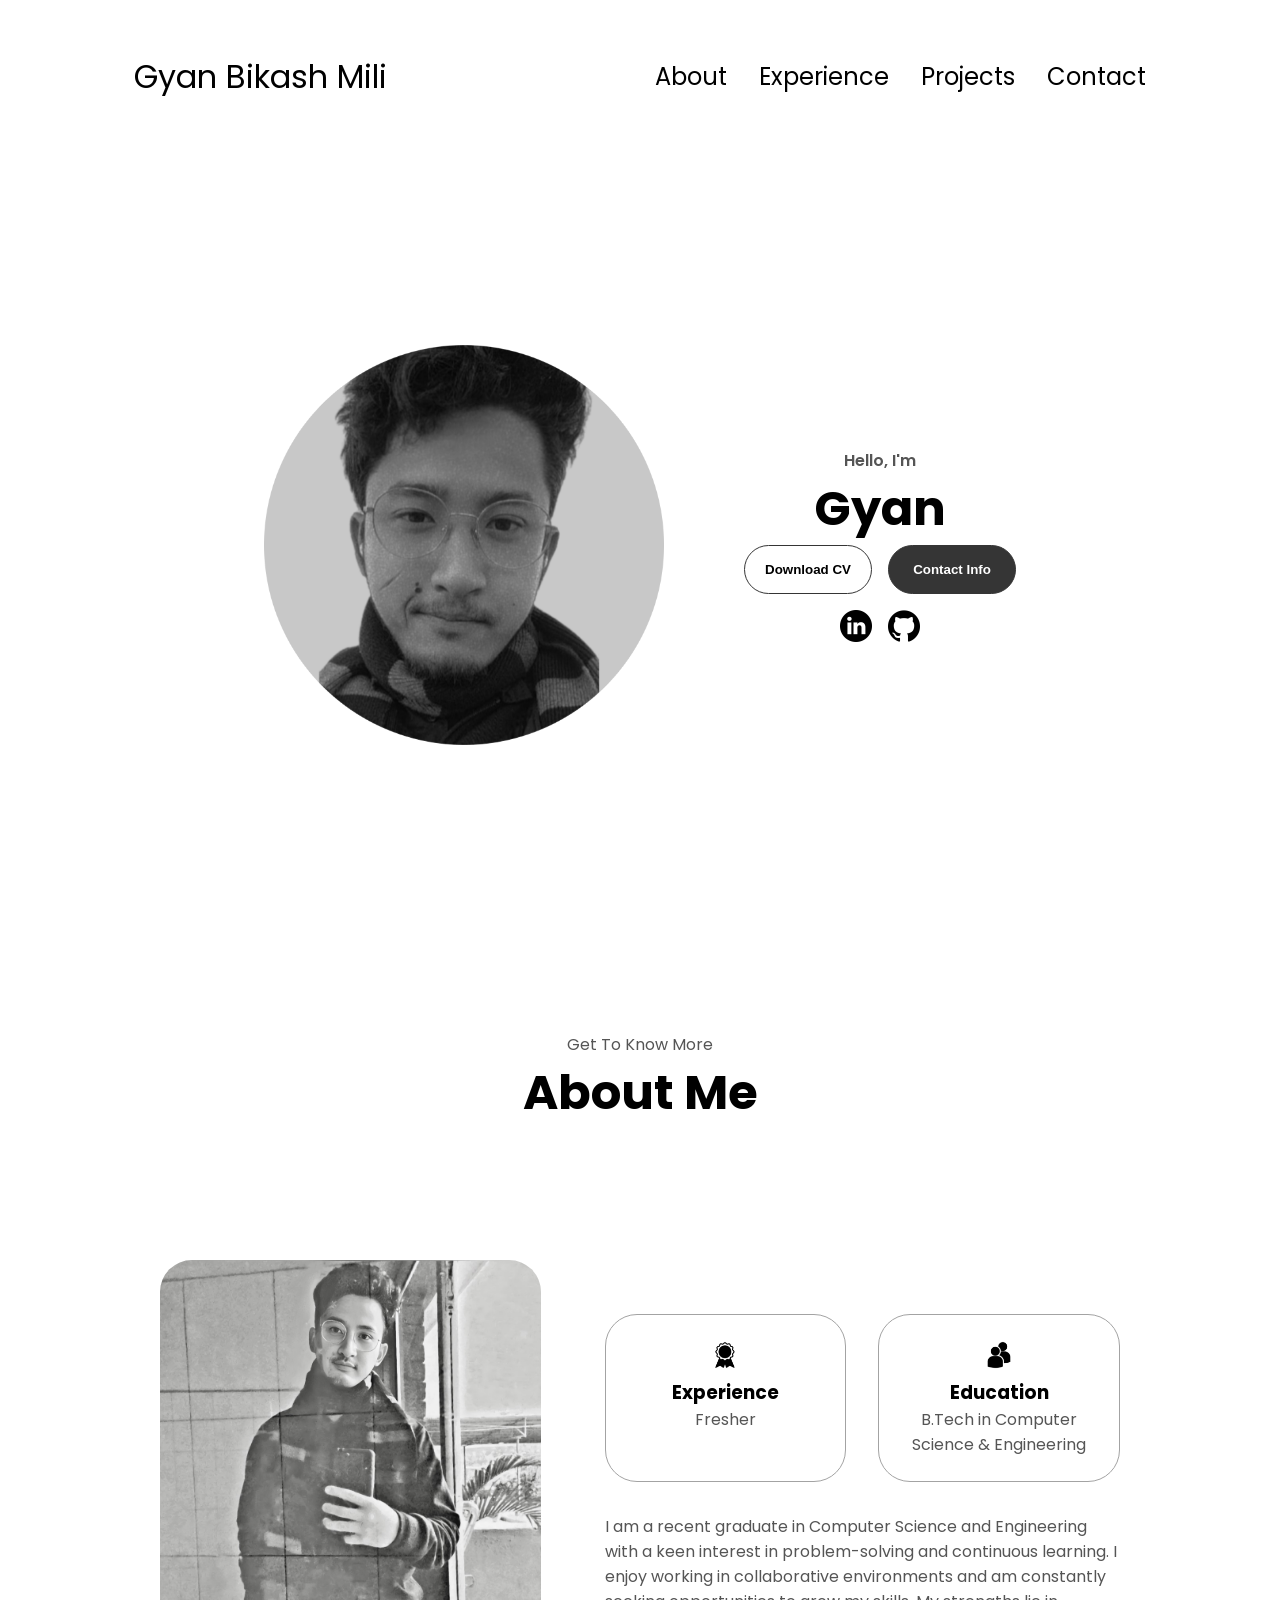
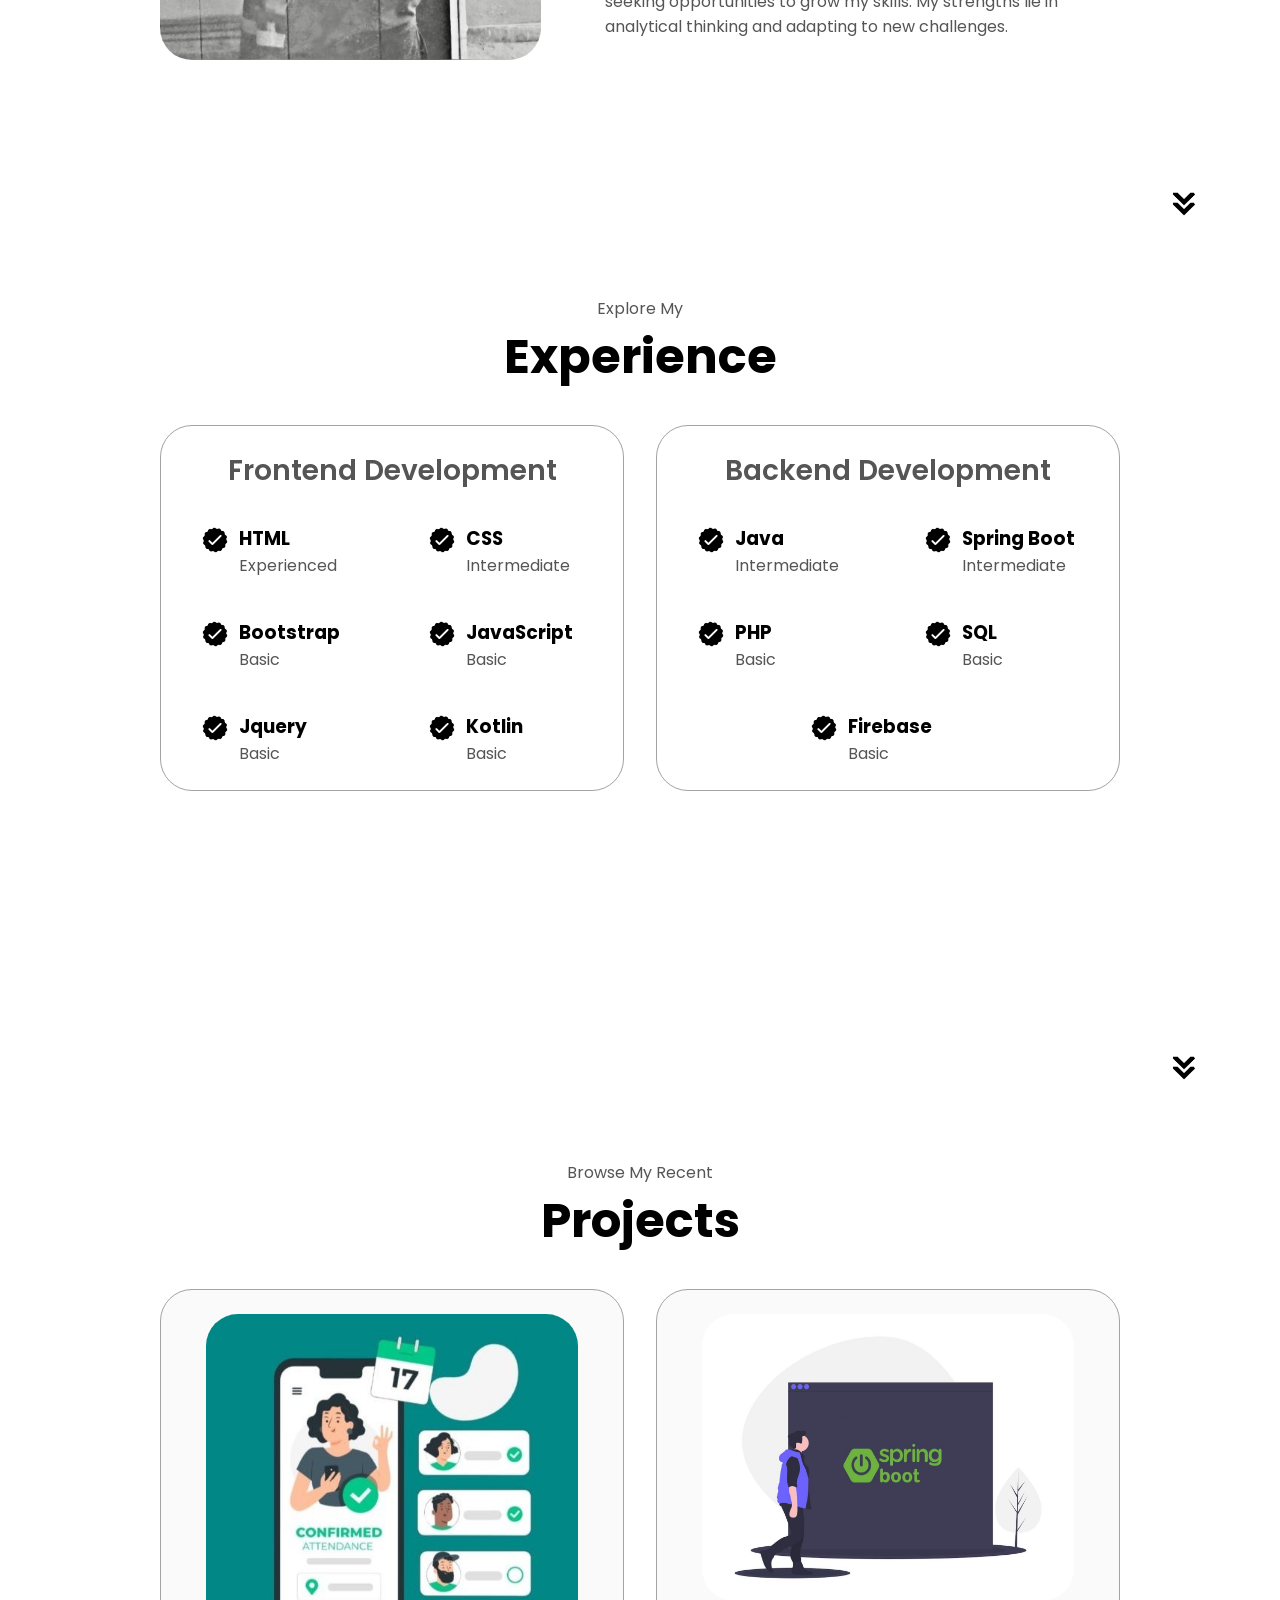
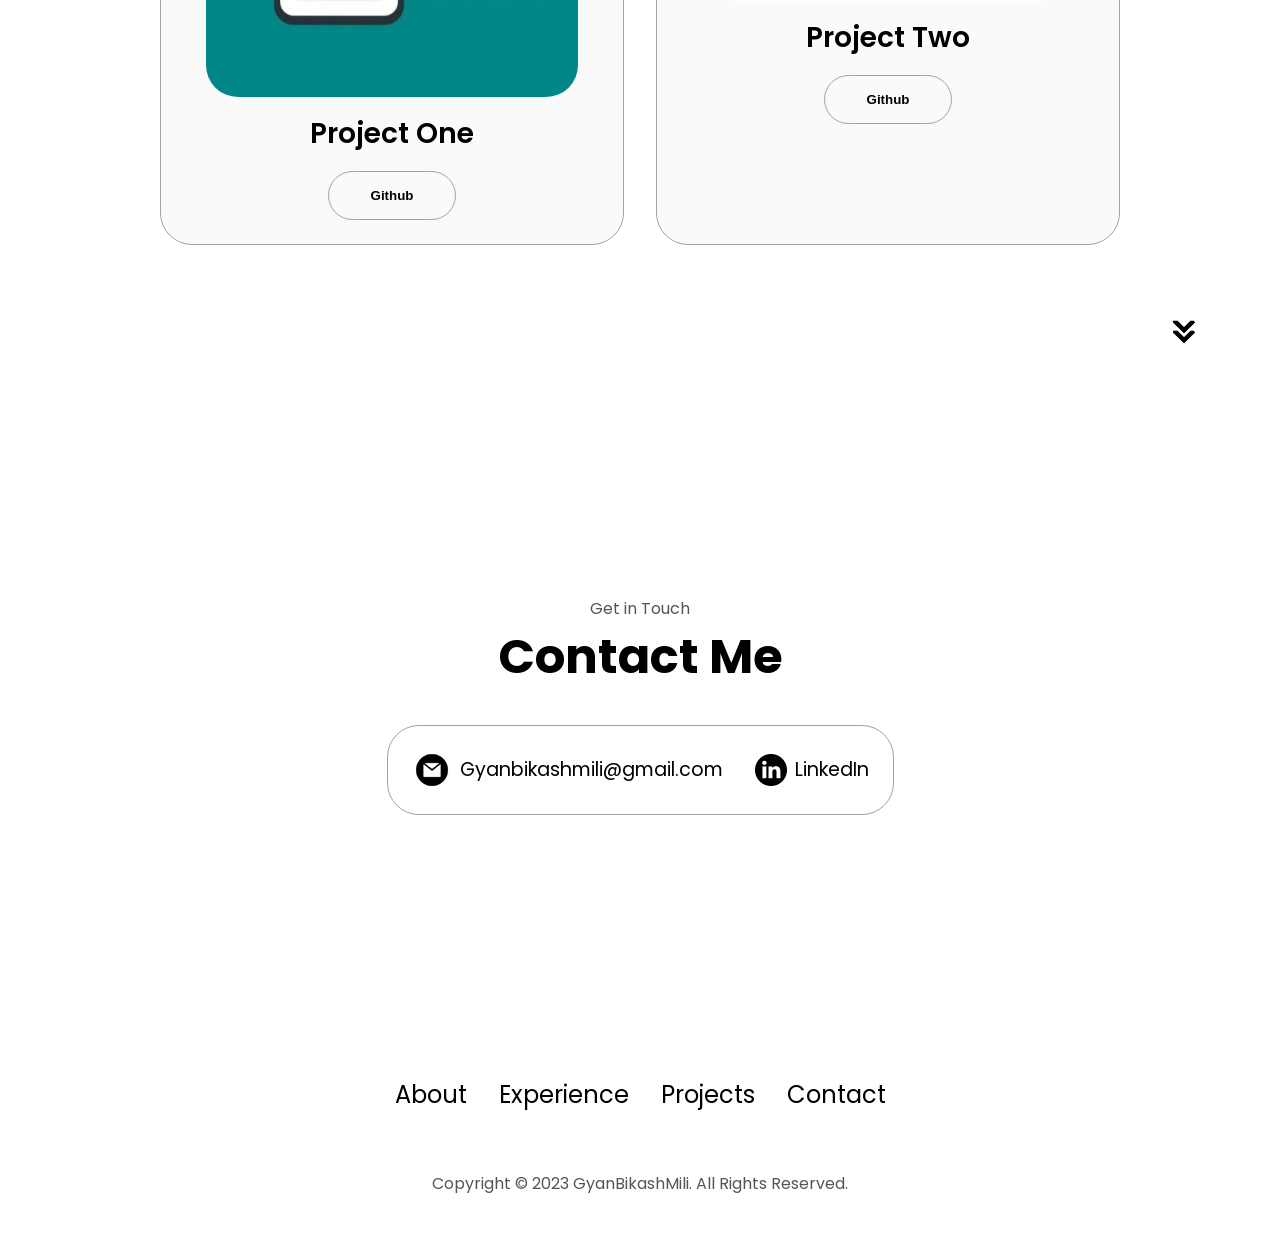
<file: index.html>
<!DOCTYPE html>
<html lang="en">
  <head>
    <meta charset="UTF-8" />
    <meta http-equiv="X-UA-Compatible" content="IE=edge" />
    <meta name="viewport" content="width=device-width, initial-scale=1.0" />
    <title>My Portfolio</title>
    <link rel="stylesheet" href="style.css" />
    <link rel="stylesheet" href="mediaqueries.css" />
  </head>
  <body>
    <nav id="desktop-nav">
      <div class="logo">Gyan Bikash Mili</div>
      <div>
        <ul class="nav-links">
          <li><a href="#about">About</a></li>
          <li><a href="#experience">Experience</a></li>
          <li><a href="#projects">Projects</a></li>
          <li><a href="#contact">Contact</a></li>
        </ul>
      </div>
    </nav>
    <nav id="hamburger-nav">
      <div class="logo">Gyan Bikash Mili</div>
      <div class="hamburger-menu">
        <div class="hamburger-icon" onclick="toggleMenu()">
          <span></span>
          <span></span>
          <span></span>
        </div>
        <div class="menu-links">
          <li><a href="#about" onclick="toggleMenu()">About</a></li>
          <li><a href="#experience" onclick="toggleMenu()">Experience</a></li>
          <li><a href="#projects" onclick="toggleMenu()">Projects</a></li>
          <li><a href="#contact" onclick="toggleMenu()">Contact</a></li>
        </div>
      </div>
    </nav>
    <section id="profile">
      <div class="section__pic-container">
        <img src="./assets/profile-pic2.png" alt="Gyan profile picture" />
      </div>
      <div class="section__text">
        <p class="section__text__p1">Hello, I'm</p>
        <h1 class="title">Gyan</h1>
<!--         <p class="section__text__p2">Backend Develope</p> -->
        <div class="btn-container">
          <button
            class="btn btn-color-2"
            onclick="window.open('./assets/GyansResume.pdf')"
          >
            Download CV
          </button>
          <button class="btn btn-color-1" onclick="location.href='./#contact'">
            Contact Info
          </button>
        </div>
        <div id="socials-container">
          <img
            src="./assets/linkedin.png"
            alt="My LinkedIn profile"
            class="icon"
            onclick="location.href='https://www.linkedin.com/in/gyan-bikash-mili-a37a201a8/'"
          />
          <img
            src="./assets/github.png"
            alt="My Github profile"
            class="icon"
            onclick="location.href='https://github.com/GyanBikashMili'"
          />
        </div>
      </div>
    </section>
    <section id="about">
      <p class="section__text__p1">Get To Know More</p>
      <h1 class="title">About Me</h1>
      <div class="section-container">
        <div class="section__pic-container">
          <img
            src="./assets/about-pic2.png"
            alt="Profile picture"
            class="about-pic"
          />
        </div>
        <div class="about-details-container">
          <div class="about-containers">
            <div class="details-container">
              <img
                src="./assets/experience.png"
                alt="Experience icon"
                class="icon"
              />
              <h3>Experience</h3>
              <p>Fresher</p>
            </div>
            <div class="details-container">
              <img
                src="./assets/education.png"
                alt="Education icon"
                class="icon"
              />
              <h3>Education</h3>
              <p>B.Tech in Computer Science & Engineering</p>
            </div>
          </div>
          <div class="text-container">
            <p>

I am a recent graduate in Computer Science and Engineering with a keen interest in problem-solving and continuous learning. 
              I enjoy working in collaborative environments and am constantly seeking opportunities to grow my skills. 
              My strengths lie in analytical thinking and adapting to new challenges.
            </p>
          </div>
        </div>
      </div>
      <img
        src="./assets/arrow.png"
        alt="Arrow icon"
        class="icon arrow"
        onclick="location.href='./#experience'"
      />
    </section>
    <section id="experience">
      <p class="section__text__p1">Explore My</p>
      <h1 class="title">Experience</h1>
      <div class="experience-details-container">
        <div class="about-containers">
          <div class="details-container">
            <h2 class="experience-sub-title">Frontend Development</h2>
            <div class="article-container">
              <article>
                <img
                  src="./assets/checkmark.png"
                  alt="Experience icon"
                  class="icon"
                />
                <div>
                  <h3>HTML</h3>
                  <p>Experienced</p>
                </div>
              </article>
              <article>
                <img
                  src="./assets/checkmark.png"
                  alt="Experience icon"
                  class="icon"
                />
                <div>
                  <h3>CSS</h3>
                  <p>Intermediate</p>
                </div>
              </article>
              <article>
                <img
                  src="./assets/checkmark.png"
                  alt="Experience icon"
                  class="icon"
                />
                <div>
                  <h3>Bootstrap</h3>
                  <p>Basic</p>
                </div>
              </article>
              <article>
                <img
                  src="./assets/checkmark.png"
                  alt="Experience icon"
                  class="icon"
                />
                <div>
                  <h3>JavaScript</h3>
                  <p>Basic</p>
                </div>
              </article>
              <article>
                <img
                  src="./assets/checkmark.png"
                  alt="Experience icon"
                  class="icon"
                />
                <div>
                  <h3>Jquery</h3>
                  <p>Basic</p>
                </div>
              </article>
              <article>
                <img
                  src="./assets/checkmark.png"
                  alt="Experience icon"
                  class="icon"
                />

                <div>
                  <h3>Kotlin</h3>
                  <p>Basic</p>
                </div>
              </article>
            </div>
          </div>
          <div class="details-container">
            <h2 class="experience-sub-title">Backend Development</h2>
            <div class="article-container">
              <article>
                <img
                  src="./assets/checkmark.png"
                  alt="Experience icon"
                  class="icon"
                />
                <div>
                  <h3>Java</h3>
                  <p>Intermediate</p>
                </div>
              </article>
              <article>
                <img
                  src="./assets/checkmark.png"
                  alt="Experience icon"
                  class="icon"
                />
                <div>
                  <h3>Spring Boot</h3>
                  <p>Intermediate</p>
                </div>
              </article>
              <article>
                <img
                  src="./assets/checkmark.png"
                  alt="Experience icon"
                  class="icon"
                />

                <div>
                  <h3>PHP</h3>
                  <p>Basic</p>
                </div>
              </article>
              <article>
                <img
                  src="./assets/checkmark.png"
                  alt="Experience icon"
                  class="icon"
                />
                <div>
                  <h3>SQL</h3>
                  <p>Basic</p>
                </div>
              </article>
              <article>
                <img
                  src="./assets/checkmark.png"
                  alt="Experience icon"
                  class="icon"
                />
                <div>
                  <h3>Firebase</h3>
                  <p>Basic</p>
                </div>
              </article>
            </div>
          </div>
        </div>
      </div>
      <img
        src="./assets/arrow.png"
        alt="Arrow icon"
        class="icon arrow"
        onclick="location.href='./#projects'"
      />
    </section>
    <section id="projects">
      <p class="section__text__p1">Browse My Recent</p>
      <h1 class="title">Projects</h1>
      <div class="experience-details-container">
        <div class="about-containers">
          <div class="details-container color-container">
            <div class="article-container">
              <img
                src="./assets/QRscanner1.jpg"
                alt="Project 1"
                class="project-img"
              />
            </div>
            <h2 class="experience-sub-title project-title">Project One</h2>
            <div class="btn-container">
              <button
                class="btn btn-color-2 project-btn"
                onclick="location.href='https://github.com/GyanBikashMili/Mystic-Coders_HackVita2023'"
              >
                Github
              </button>
            </div>
          </div>
          <div class="details-container color-container">
            <div class="article-container">
              <img
                src="./assets/Spring3.jpg"
                alt="Project 2"
                class="project-img"
              />
            </div>
            <h2 class="experience-sub-title project-title">Project Two</h2>
            <div class="btn-container">
              <button
                class="btn btn-color-2 project-btn"
                onclick="location.href='https://github.com/GyanBikashMili/SpringBootDatabase'"
              >
                Github
              </button>
            </div>
          </div>
          
      <img
        src="./assets/arrow.png"
        alt="Arrow icon"
        class="icon arrow"
        onclick="location.href='./#projects'"
      />
    </section>
    <section id="contact">
      <p class="section__text__p1">Get in Touch</p>
      <h1 class="title">Contact Me</h1>
      <div class="contact-info-upper-container">
        <div class="contact-info-container">
          <img
            src="./assets/email.png"
            alt="Email icon"
            class="icon contact-icon email-icon"
          />
          <p>
            <a href="mailto:gyanbikashmili@gmail.com">Gyanbikashmili@gmail.com</a>
          </p>
        </div>
        <div class="contact-info-container">
          <img
            src="./assets/linkedin.png"
            alt="LinkedIn icon"
            class="icon contact-icon"
          />
          <p>
            <a href="https://www.linkedin.com/in/gyan-bikash-mili-a37a201a8/"
              >LinkedIn</a
            >
          </p>
        </div>
      </div>
    </section>
    <footer>
      <nav>
        <div class="nav-links-container">
          <ul class="nav-links">
            <li><a href="#about">About</a></li>
            <li><a href="#experience">Experience</a></li>
            <li><a href="#projects">Projects</a></li>
            <li><a href="#contact">Contact</a></li>
          </ul>
        </div>
      </nav>
      <p>Copyright &#169; 2023 GyanBikashMili. All Rights Reserved.</p>
    </footer>
    <script src="script.js"></script>
  </body>
</html>
</file>
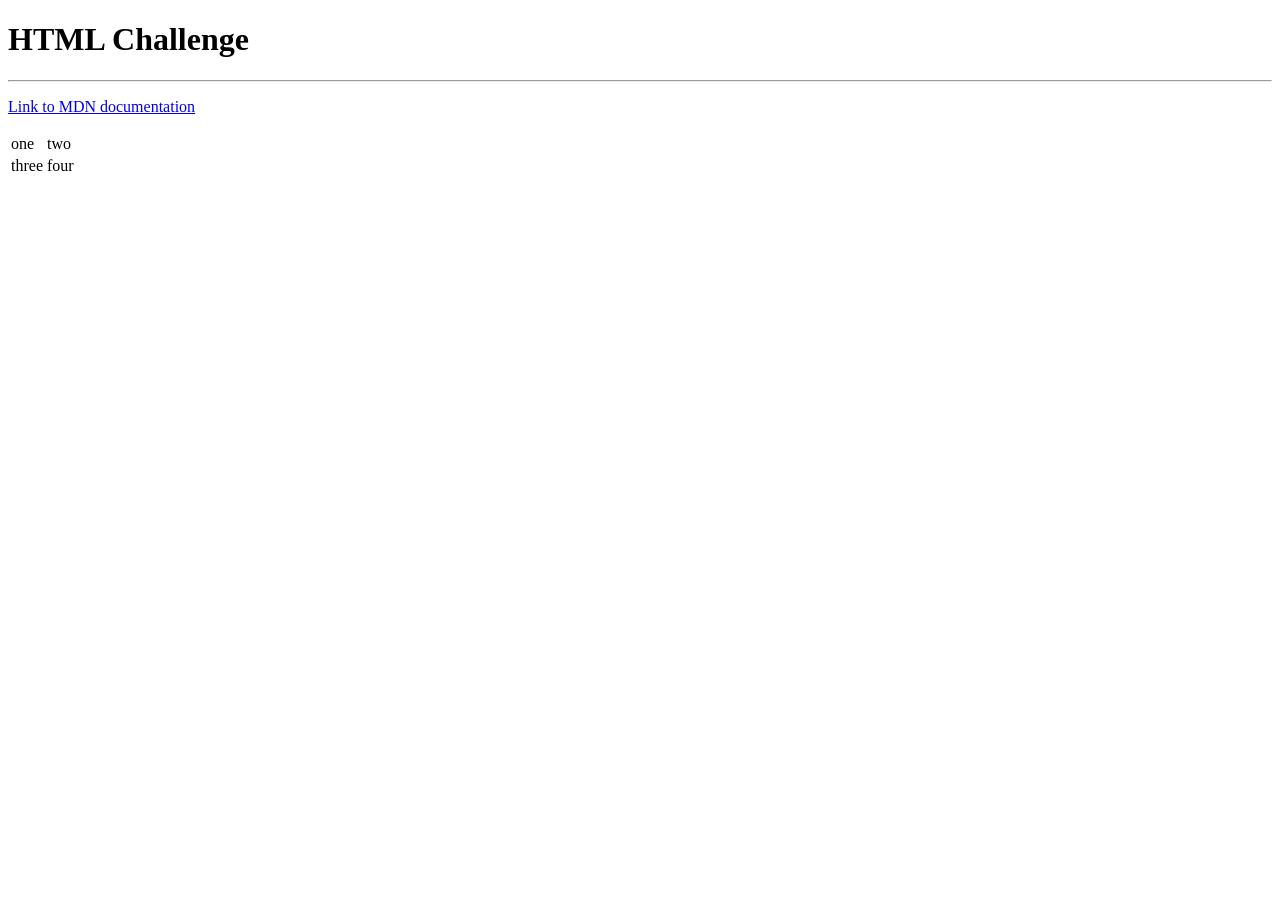
<file: challenge.html>
<!DOCTYPE html>
<html lang="en" dir="ltr">
  <head>
    <meta charset="utf-8">
    <title></title>
  </head>
  <body>
    <h1>HTML Challenge</h1>
    <hr>
    <p><a href="https://developer.mozilla.org/en-US/">Link to MDN documentation</a></p>
    <table>
      <tr>
        <td>one</td>
        <td>two</td>
      </tr>
      <tr>
        <td>three</td>
        <td>four</td>
      </tr>
    </table>

  </body>
</html>
</file>
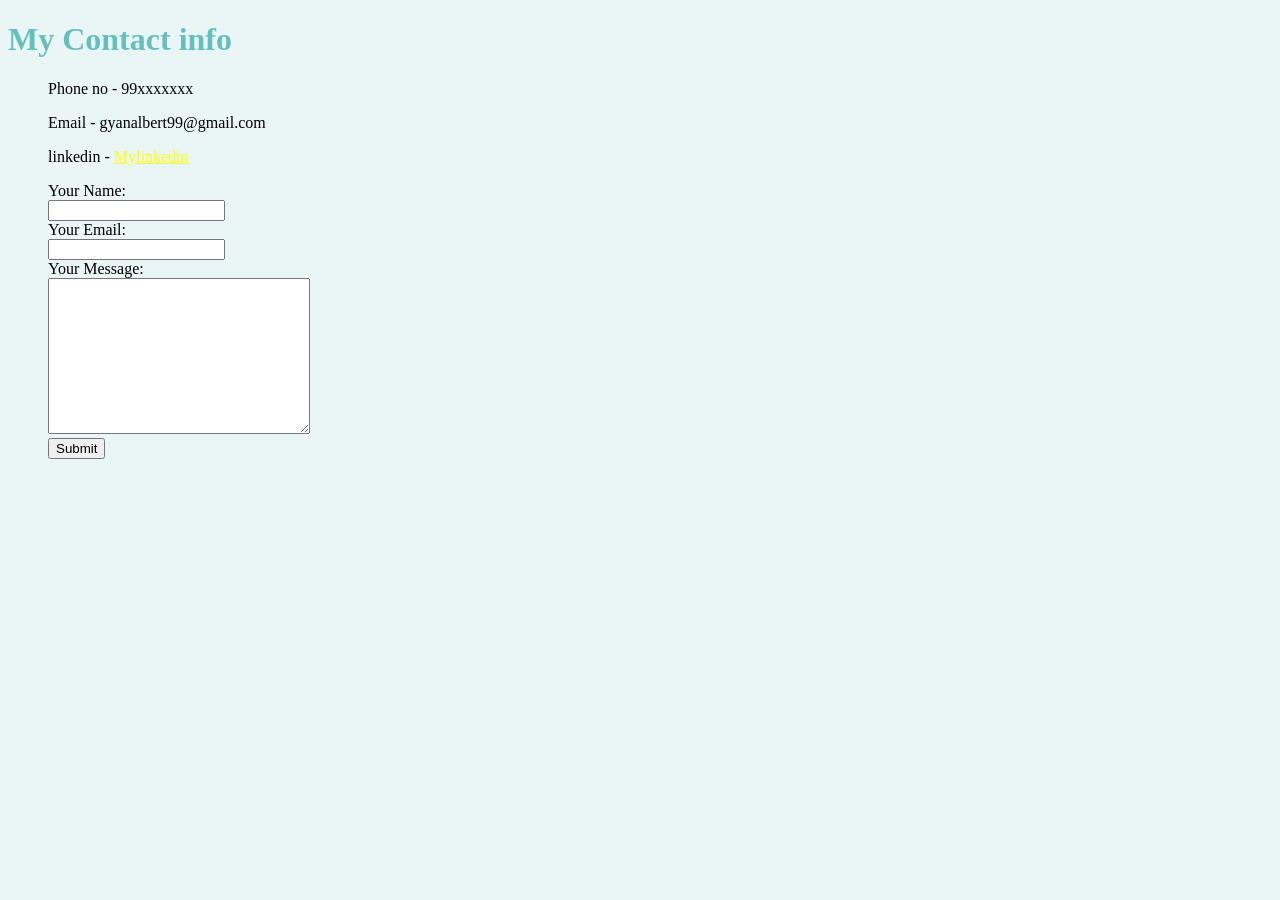
<file: Contact.html>
<!DOCTYPE html>
<html lang="en" dir="ltr">

<head>
  <meta charset="utf-8">
  <title>My Contacts</title>
    <link rel="stylesheet" href="CSS/styles.css">
</head>

<body>
  <h1>My Contact info</h1>
  <ul>
    <p>Phone no - 99xxxxxxx</p>
    <p>Email - gyanalbert99@gmail.com</p>
    <p>linkedin - <a href="https://www.linkedin.com/in/gyan-bikash-mili-a37a201a8/">Mylinkedin</a></p>
    <form action="mailto:info@gyanalbert99@gmail.com" method="post" enctype="text/plain">
      <label>Your Name:</label> <br>
      <input type="text" name="Your name " value=""><br>
      <label>Your Email:</label> <br>
      <input type="email" name="Your email " value=""> <br>
      <label> Your Message:</label> <br>
      <textarea name="Your message " rows="10" cols="30"></textarea> <br>
      <input type="submit" name="">

    </form>
  </ul>

</body>

</html>
</file>
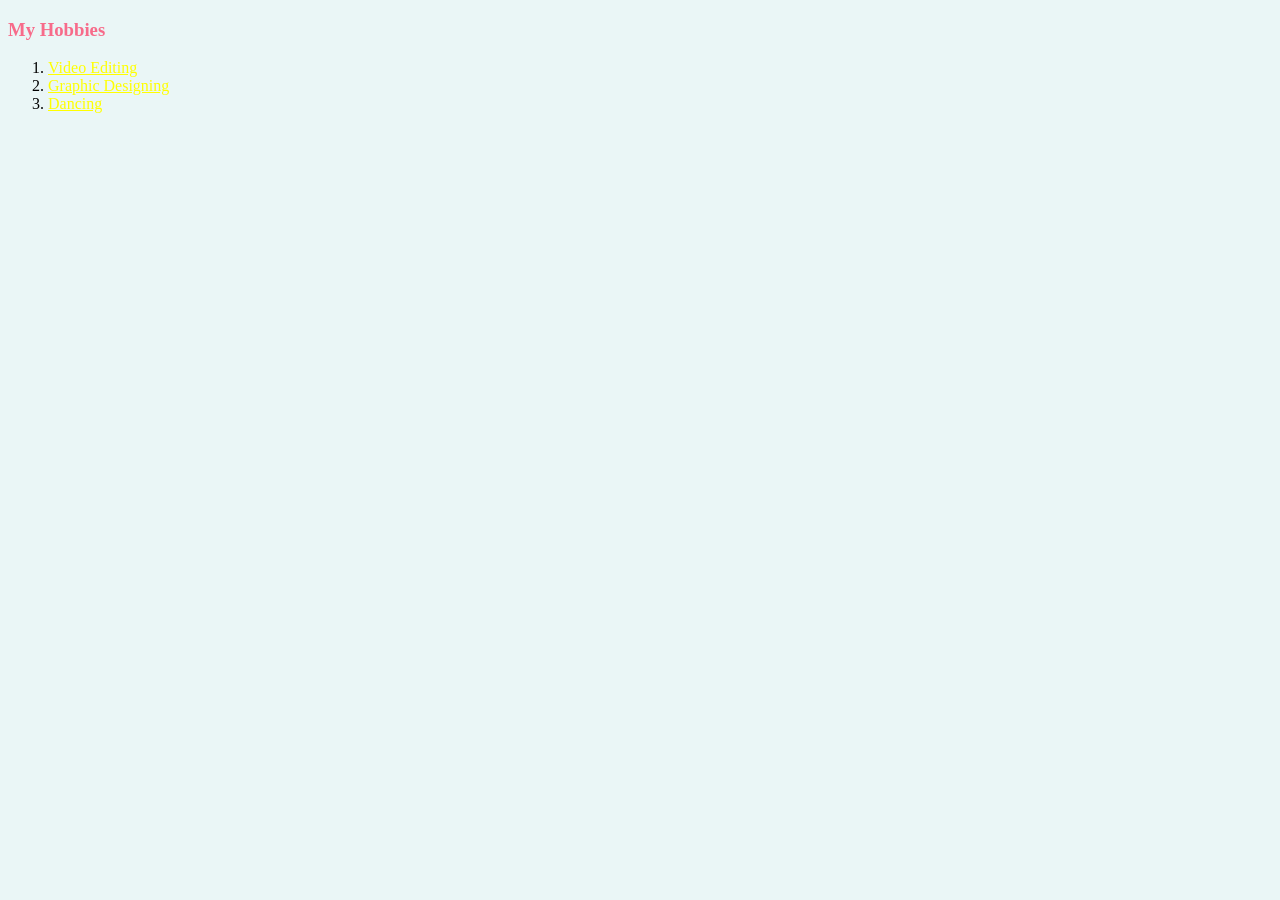
<file: hobbies.html>
<!DOCTYPE html>
<html lang="en" dir="ltr">
  <head>
    <meta charset="utf-8">
    <title>My hobbies</title>
      <link rel="stylesheet" href="CSS/styles.css">
  </head>
  <body>
    <h3>My Hobbies</h3>
    <ol>
      <li><a href="https://practice.geeksforgeeks.org/batch/html-workshop">Video Editing</a></li>
      <li><a href="https://www.coursera.org/learn/learning-how-to-learn/lecture/75EsZ/introduction-to-the-focused-and-diffuse-modes">Graphic Designing</a></li>
      <li><a href="https://stackexchange.com/">Dancing</a></li>
    </ol>

  </body>
</html>
</file>
<file: style.css>
/* GENERAL */

@import url("https://fonts.googleapis.com/css2?family=Poppins:wght@300;400;500;600&display=swap");

* {
  margin: 0;
  padding: 0;
}

body {
  font-family: "Poppins", sans-serif;
}

html {
  scroll-behavior: smooth;
}

p {
  color: rgb(85, 85, 85);
}

/* TRANSITION */

a,
.btn {
  transition: all 300ms ease;
}

/* DESKTOP NAV */

nav,
.nav-links {
  display: flex;
}

nav {
  justify-content: space-around;
  align-items: center;
  height: 17vh;
}

.nav-links {
  gap: 2rem;
  list-style: none;
  font-size: 1.5rem;
}

a {
  color: black;
  text-decoration: none;
  text-decoration-color: white;
}

a:hover {
  color: grey;
  text-decoration: underline;
  text-underline-offset: 1rem;
  text-decoration-color: rgb(181, 181, 181);
}

.logo {
  font-size: 2rem;
}

.logo:hover {
  cursor: default;
}

/* HAMBURGER MENU */

#hamburger-nav {
  display: none;
}

.hamburger-menu {
  position: relative;
  display: inline-block;
}

.hamburger-icon {
  display: flex;
  flex-direction: column;
  justify-content: space-between;
  height: 24px;
  width: 30px;
  cursor: pointer;
}

.hamburger-icon span {
  width: 100%;
  height: 2px;
  background-color: black;
  transition: all 0.3 ease-in-out;
}

.menu-links {
  position: absolute;
  top: 100%;
  right: 0;
  background-color: white;
  width: fit-content;
  max-height: 0;
  overflow: hidden;
  transition: all 0.3 ease-in-out;
}

.menu-links a {
  display: block;
  padding: 10px;
  text-align: center;
  font-size: 1.5rem;
  color: black;
  text-decoration: none;
  transition: all 0.3 ease-in-out;
}

.menu-links li {
  list-style: none;
}

.menu-links.open {
  max-height: 300px;
}

.hamburger-icon.open span:first-child {
  transform: rotate(45deg) translate(10px, 5px);
}

.hamburger-icon.open span:nth-child(2) {
  opacity: 0;
}

.hamburger-icon.open span:last-child {
  transform: rotate(-45deg) translate(10px, -5px);
}

.hamburger-icon span:first-child {
  transform: none;
}

.hamburger-icon span:first-child {
  opacity: 1;
}

.hamburger-icon span:first-child {
  transform: none;
}

/* SECTIONS */

section {
  padding-top: 4vh;
  height: 96vh;
  margin: 0 10rem;
  box-sizing: border-box;
  min-height: fit-content;
}

.section-container {
  display: flex;
}

/* PROFILE SECTION */

#profile {
  display: flex;
  justify-content: center;
  gap: 5rem;
  height: 80vh;
}

.section__pic-container {
  display: flex;
  height: 400px;
  width: 400px;
  margin: auto 0;
}

.section__text {
  align-self: center;
  text-align: center;
}

.section__text p {
  font-weight: 600;
}

.section__text__p1 {
  text-align: center;
}

.section__text__p2 {
  font-size: 1.75rem;
  margin-bottom: 1rem;
}

.title {
  font-size: 3rem;
  text-align: center;
}

#socials-container {
  display: flex;
  justify-content: center;
  margin-top: 1rem;
  gap: 1rem;
}

/* ICONS */

.icon {
  cursor: pointer;
  height: 2rem;
}

/* BUTTONS */

.btn-container {
  display: flex;
  justify-content: center;
  gap: 1rem;
}

.btn {
  font-weight: 600;
  transition: all 300ms ease;
  padding: 1rem;
  width: 8rem;
  border-radius: 2rem;
}

.btn-color-1,
.btn-color-2 {
  border: rgb(53, 53, 53) 0.1rem solid;
}

.btn-color-1:hover,
.btn-color-2:hover {
  cursor: pointer;
}

.btn-color-1,
.btn-color-2:hover {
  background: rgb(53, 53, 53);
  color: white;
}

.btn-color-1:hover {
  background: rgb(0, 0, 0);
}

.btn-color-2 {
  background: none;
}

.btn-color-2:hover {
  border: rgb(255, 255, 255) 0.1rem solid;
}

.btn-container {
  gap: 1rem;
}

/* ABOUT SECTION */

#about {
  position: relative;
}

.about-containers {
  gap: 2rem;
  margin-bottom: 2rem;
  margin-top: 2rem;
}

.about-details-container {
  justify-content: center;
  flex-direction: column;
}

.about-containers,
.about-details-container {
  display: flex;
}

.about-pic {
  border-radius: 2rem;
}

.arrow {
  position: absolute;
  right: -5rem;
  bottom: 2.5rem;
}

.details-container {
  padding: 1.5rem;
  flex: 1;
  background: white;
  border-radius: 2rem;
  border: rgb(53, 53, 53) 0.1rem solid;
  border-color: rgb(163, 163, 163);
  text-align: center;
}

.section-container {
  gap: 4rem;
  height: 80%;
}

.section__pic-container {
  height: 400px;
  width: 400px;
  margin: auto 0;
}

/* EXPERIENCE SECTION */

#experience {
  position: relative;
}

.experience-sub-title {
  color: rgb(85, 85, 85);
  font-weight: 600;
  font-size: 1.75rem;
  margin-bottom: 2rem;
}

.experience-details-container {
  display: flex;
  justify-content: center;
  flex-direction: column;
}

.article-container {
  display: flex;
  text-align: initial;
  flex-wrap: wrap;
  flex-direction: row;
  gap: 2.5rem;
  justify-content: space-around;
}

article {
  display: flex;
  width: 10rem;
  gap: 0.5rem;
}

article .icon {
  cursor: default;
}

/* PROJECTS SECTION */

#projects {
  position: relative;
}

.color-container {
  border-color: rgb(163, 163, 163);
  background: rgb(250, 250, 250);
}

.project-img {
  border-radius: 2rem;
  width: 90%;
  height: 90%;
}

.project-title {
  margin: 1rem;
  color: black;
}

.project-btn {
  color: black;
  border-color: rgb(163, 163, 163);
}

/* CONTACT */

#contact {
  display: flex;
  justify-content: center;
  flex-direction: column;
  height: 70vh;
}

.contact-info-upper-container {
  display: flex;
  justify-content: center;
  border-radius: 2rem;
  border: rgb(53, 53, 53) 0.1rem solid;
  border-color: rgb(163, 163, 163);
  background: (250, 250, 250);
  margin: 2rem auto;
  padding: 0.5rem;
}

.contact-info-container {
  display: flex;
  align-items: center;
  justify-content: center;
  gap: 0.5rem;
  margin: 1rem;
}

.contact-info-container p {
  font-size: larger;
}

.contact-icon {
  cursor: default;
}

.email-icon {
  height: 2.5rem;
}

/* FOOTER SECTION */

footer {
  height: 26vh;
  margin: 0 1rem;
}

footer p {
  text-align: center;
}
</file>
<file: mediaqueries.css>
@media screen and (max-width: 1400px) {
  #profile {
    height: 83vh;
    margin-bottom: 6rem;
  }
  .about-containers {
    flex-wrap: wrap;
  }
}

@media screen and (max-width: 1200px) {
  #desktop-nav {
    display: none;
  }
  #hamburger-nav {
    display: flex;
  }
  #experience,
  .experience-details-container {
    margin-top: 2rem;
  }
  #profile,
  .section-container {
    display: block;
  }
  .arrow {
    display: none;
  }
  section,
  .section-container {
    height: fit-content;
  }
  section {
    margin: 0 5%;
  }
  .section__pic-container {
    width: 275px;
    height: 275px;
    margin: 0 auto 2rem;
  }
  .about-containers {
    margin-top: 0;
  }
}

@media screen and (max-width: 600px) {
  #contact,
  footer {
    height: 40vh;
  }
  #profile {
    height: 83vh;
    margin-bottom: 0;
  }
  article {
    font-size: 1rem;
  }
  footer nav {
    height: fit-content;
    margin-bottom: 2rem;
  }
  .about-containers,
  .contact-info-upper-container,
  .btn-container {
    flex-wrap: wrap;
  }
  .contact-info-container {
    margin: 0;
  }
  .contact-info-container p,
  .nav-links li a {
    font-size: 1rem;
  }
  .experience-sub-title {
    font-size: 1.25rem;
  }
  .logo {
    font-size: 1.5rem;
  }
  .nav-links {
    flex-direction: column;
    gap: 0.5rem;
    text-align: center;
  }
  .section__pic-container {
    width: auto;
    height: 46vw;
    justify-content: center;
  }
  .section__text__p2 {
    font-size: 1.25rem;
  }
  .title {
    font-size: 2rem;
  }
  .text-container {
    text-align: justify;
  }
}
</file>
<file: CSS/styles.css>
body {
  background-color:#EAF6F6;
}
hr {

  border-style: none;
  width: 40px;
  border-top: 5px dotted grey;
  border-width: 5px;
}
h1
{
  color: #66BFBF;
}
h3
{
  color: #F76B8A;
}
a:link {
        color:yellow;
      }
      /* visited link */
      a:visited {
        color: green;
      }
      /* mouse over link */
      a:hover {
        color: red;
      }
      /* selected link */
      a:active {
        color: blue;
      }
</file>
